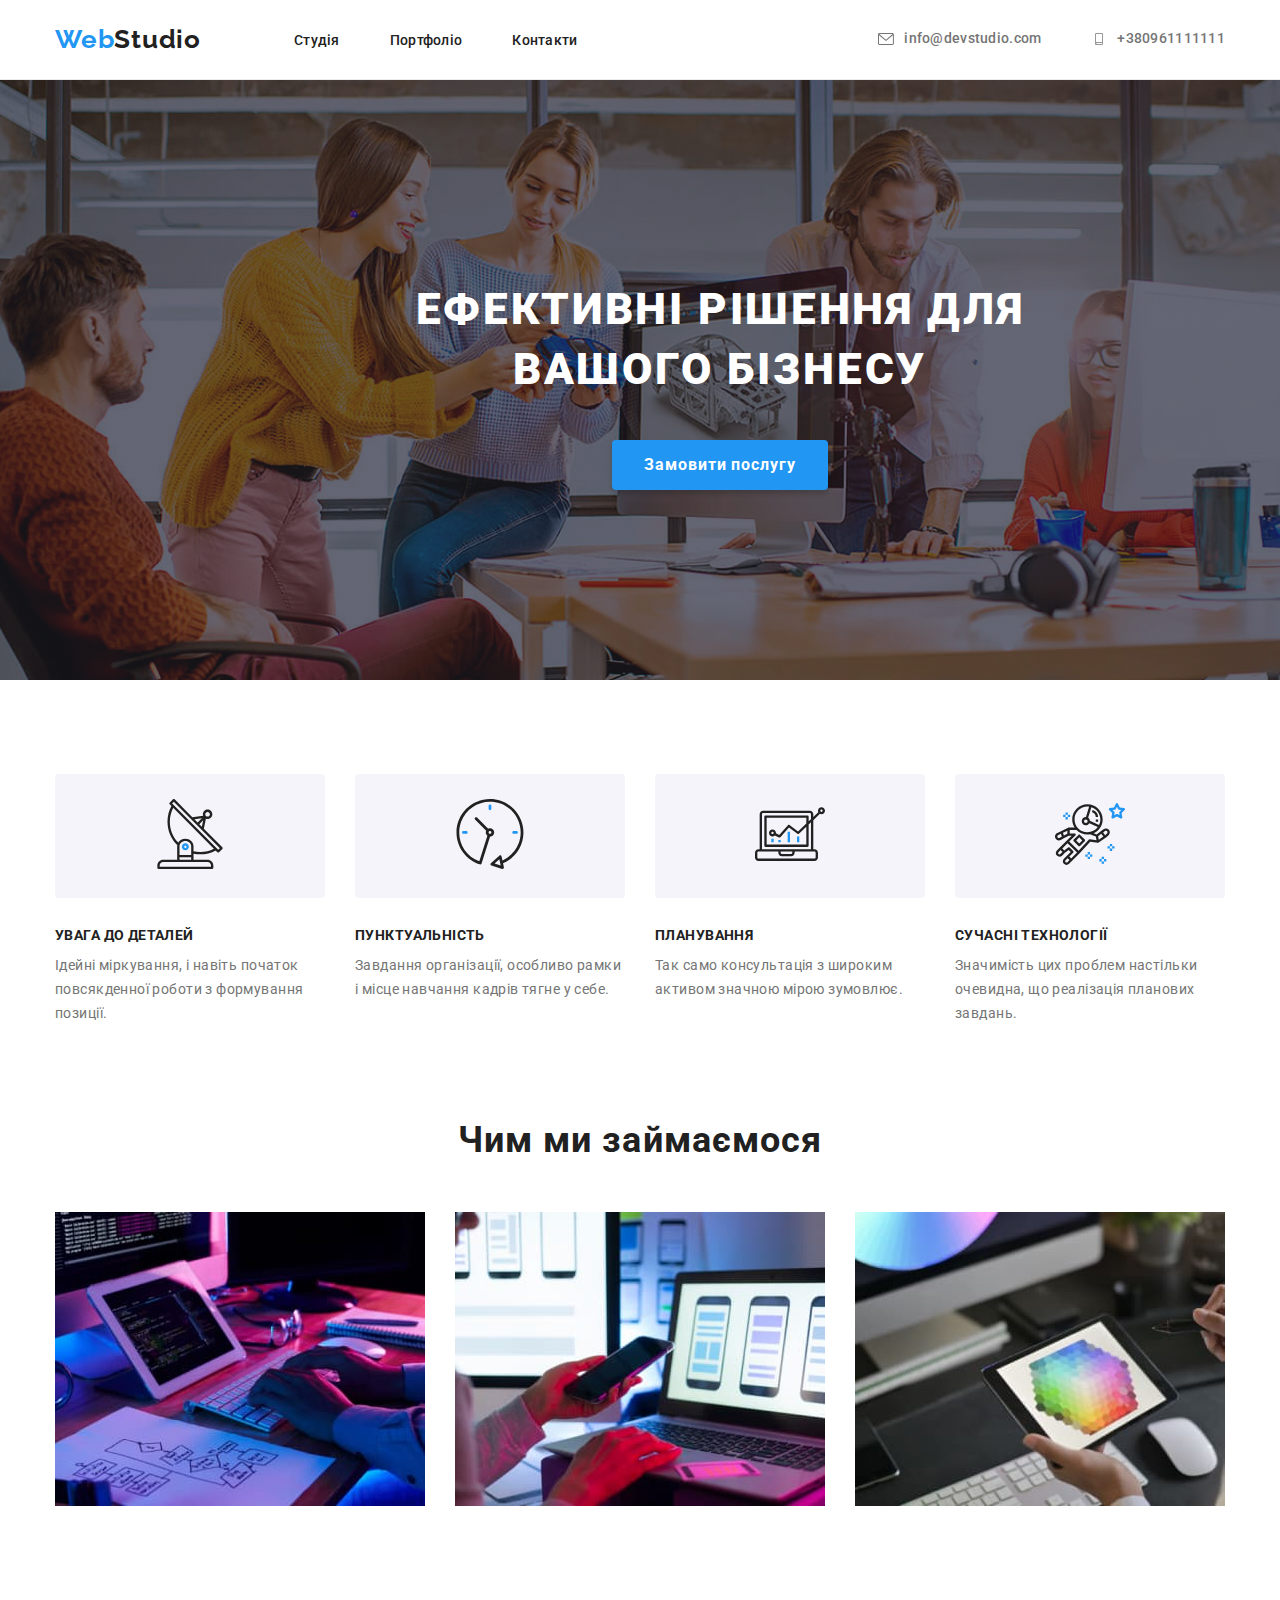
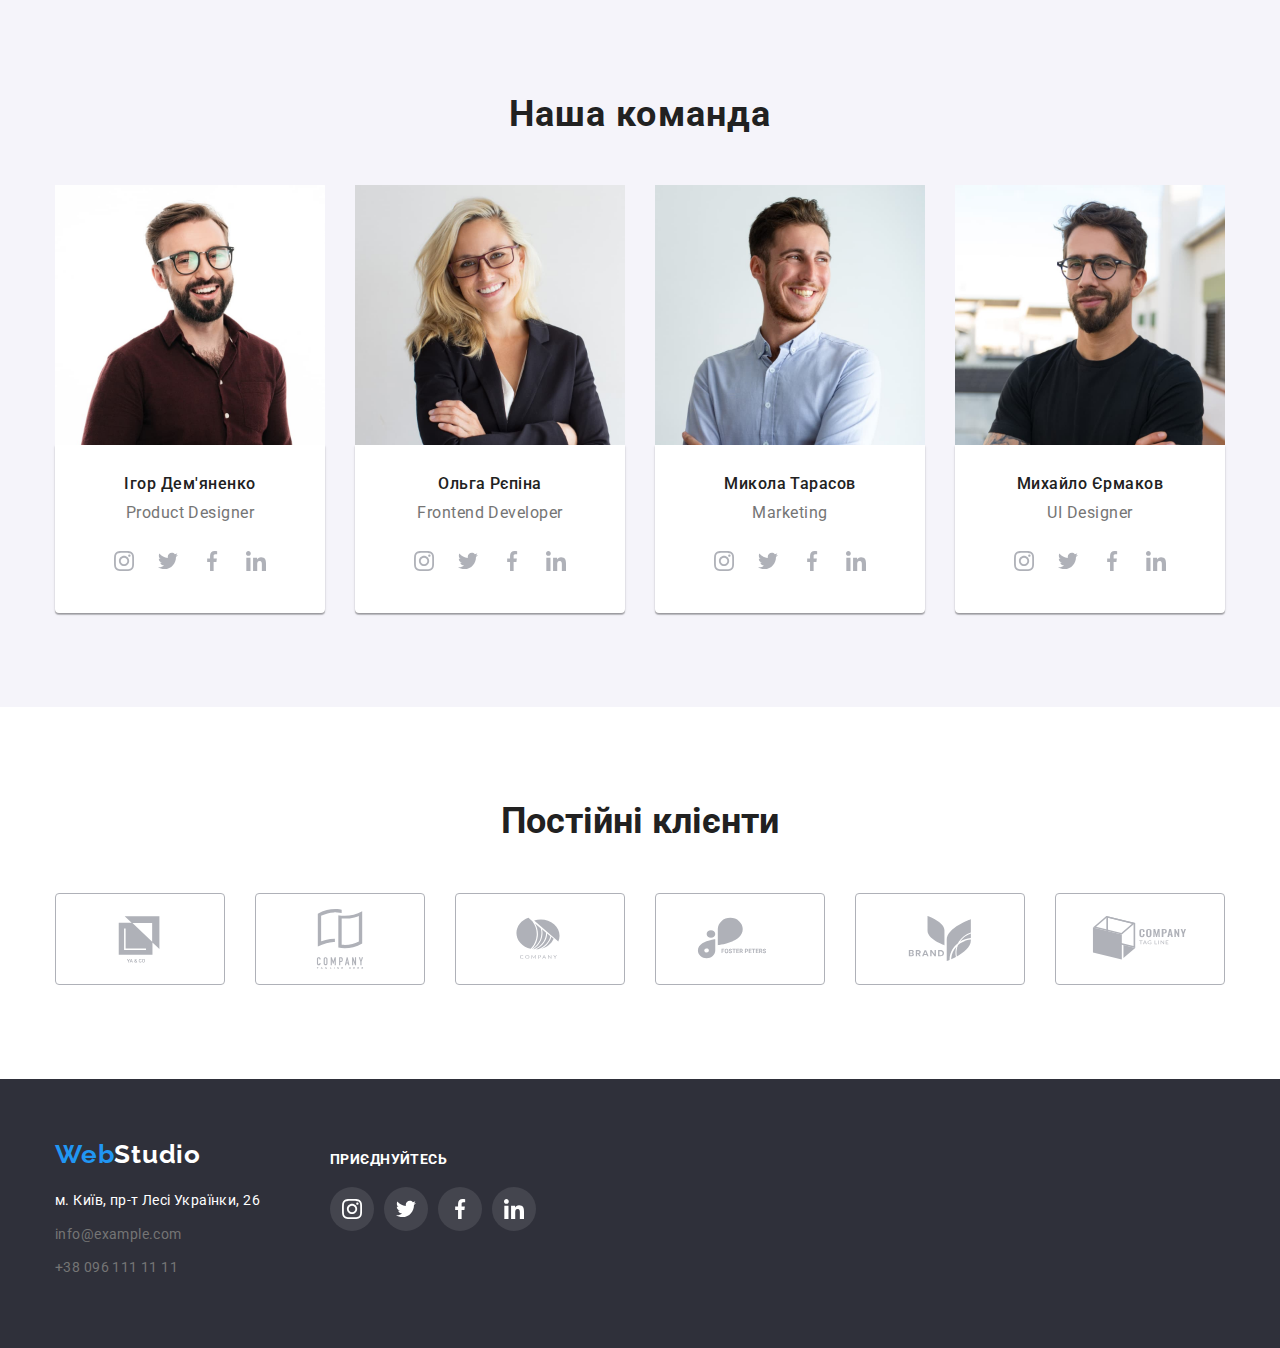
<file: index.html>
<!DOCTYPE html>
<html lang="en">
<head>
    <meta charset="UTF-8">
    <meta http-equiv="X-UA-Compatible" content="IE=edge">
    <meta name="viewport" content="width=device-width, initial-scale=1.0">
    <link rel="stylesheet" href="./styles/style.css">
    <link href="https://fonts.googleapis.com/css2?family=Raleway:wght@700&family=Roboto:wght@400;500;700;900&display=swap"rel="stylesheet">
    <title>Студія</title>
</head>
<body>
    <!--Title-->
    <header class="header-main">
        <div class="container">
            <div class="main-nav">
                <nav class="nav">
                    <a class="logo" href="index.html">Web<span class="logo-black">Studio</span></a>
                    <ul class="list list-nav">
                        <li class="item"><a class="header-buttom text-default" href="">Студія</a></li>
                        <li class="item"><a class="header-buttom text-default" href="portfolio.html">Портфоліо</a></li>
                        <li class="item"><a class="header-buttom text-default" href="">Контакти</a></li>
                    </ul>
                </nav>
                <div class="contact-block">
                    <a class="contacts-link-header text-default list" href="+info@devstudio.com">
                        <svg class="mail-icon" width="16" height="12">
                            <use href="./img/sprite.svg#icon-envelope"></use>
                        </svg>
                        info@devstudio.com</a>
                    <a class="contacts-link-header text-default list" href="+380961111111"> 
                        <svg class="icon-smartphone" width="16" height="12">
                            <use href="./img/sprite.svg#icon-smartphone"></use>
                        </svg>
                        +380961111111</a>
                </div>
            </div>
        </div>
    </header>
    <!--Hero block-->
        <main>
            <section class="hero-photo">
                <div class="container flex-centered">
                    <h1 class="head-title">Ефективні рішення для вашого бізнесу</h1>
                    <button class="button" type="button"> Замовити послугу </button>
                </div>
            </section>
    <!--Text Block-->
            <section class="section">
                <div class="container">
                    <ul class="list list-feature">
                        <li class="item">
                            <div>
                            <div class="icon-conteiner">
                            <svg class="item-icons">
                                <use href="img/sprite.svg#icon-antenna" class="item-icon"></use>
                            </svg>
                            </div>
                                <h3 class="text">УВАГА ДО ДЕТАЛЕЙ</h3>
                                <p class="text-title" >Ідейні міркування, і навіть початок повсякденної роботи з формування позиції.</p>
                            </div>
                        </li>
                        <li class="item">
                            <div>
                                    <div class="icon-conteiner">
                            <svg class="item-icons">
                                <use href="img/sprite.svg#icon-clock" class="item-icon"></use>
                            </svg>
                            </div>
                                <h3 class="text">ПУНКТУАЛЬНІСТЬ</h3>
                                <p class="text-title">Завдання організації, особливо рамки і місце навчання кадрів тягне у себе.</p>
                            </div>
                        </li>
                        <li class="item">
                            <div>
                                    <div class="icon-conteiner">
                            <svg class="item-icons">
                                <use href="img/sprite.svg#icon-diagram" class="item-icon"></use>
                            </svg>
                            </div>
                                <h3 class="text">ПЛАНУВАННЯ</h3>
                                <p class="text-title">Так само консультація з широким активом значною мірою зумовлює.</p>
                            </div>
                        </li>
                        <li class="item">
                            <div>
                                    <div class="icon-conteiner">
                            <svg class="item-icons">
                                <use href="img/sprite.svg#icon-astronaut" class="item-icon"></use>
                            </svg>
                            </div>
                                <h3 class="text">СУЧАСНІ ТЕХНОЛОГІЇ</h3>
                                <p class="text-title">Значимість цих проблем настільки очевидна, що реалізація планових завдань.</p>
                            </div>
                        </li>
                    </ul>
                </div>
            </section>
            <!--About WebStudio-->            
            
                <section class="section feature-section">
                    <div class="container">
                        <h2 class="title">Чим ми займаємося</h2>
                        <ul class="item-list list">
                            <li><img class="product-photo" src="./img/img1.jpg" alt="пк" width="370px" /></li>
                            <li><img class="product-photo" src="./img/img2.jpg" alt="телефон" width="370px" /></li>
                            <li><img class="product-photo" src="./img/img3.jpg" alt="планшет" width="370px"  /></li>
                        </ul>
                    </div>
                </section>
            <!--Team-->
            <section class="section team-background">
                <div class="container">
                    <h2 class="title">Наша команда</h2>
                    <ul class="item-list list">
                        <li class="staff-card">
                            <img class="staff-photo" src="./img/igor.jpg" alt="игорь фото" width="270"/>
                            <div class="staff-name">
                                <h3 class="staff">Ігор Дем'яненко</h3>
                                <p class="staff-profil">Product Designer</p>
                                <ul class="staff-icon-list">
                                    <li class="staff-icon-item">
                                        <a href="" class="staff-icon-link">
                                            <svg class="staff-icons" width="20px" height="20px">
                                                <use href="./img/sprite.svg#instagram" class="staff-icon"></use>
                                            </svg>
                                        </a>
                                    </li>
                                    <li class="staff-icon-item">
                                        <a href="" class="staff-icon-link">
                                            <svg class="staff-icons" width="20px" height="20px">
                                                <use href="./img/sprite.svg#twitter" class="staff-icon"></use>
                                            </svg>
                                        </a>
                                    </li>
                                    <li class="staff-icon-item">
                                        <a href="" class="staff-icon-link">
                                            <svg class="staff-icons" width="20px" height="20px">
                                                <use href="./img/sprite.svg#facebook" class="staff-icon"></use>
                                            </svg>
                                        </a>
                                    </li>
                                    <li class="staff-icon-item">
                                        <a href="" class="staff-icon-link">
                                            <svg class="staff-icons" width="20px" height="20px">
                                                <use href="./img/sprite.svg#linkedin" class="staff-icon"></use>
                                            </svg>
                                        </a>
                                    </li>
                                </ul>
                            </div>
                        </li>
                        <li class="staff-card">
                            <img class="staff-photo" src="./img/olga.jpg" alt="оля фото" width="270"/>
                            <div class="staff-name">
                                <h3 class="staff">Ольга Рєпіна</h3>
                                <p class="staff-profil">Frontend Developer</p>
                                <ul class="staff-icon-list">
                                    <li class="staff-icon-item">
                                        <a href="" class="staff-icon-link">
                                            <svg class="staff-icons" width="20px" height="20px">
                                                <use href="./img/sprite.svg#instagram" class="staff-icon"></use>
                                            </svg>
                                        </a>
                                    </li>
                                    <li class="staff-icon-item">
                                        <a href="" class="staff-icon-link">
                                            <svg class="staff-icons" width="20px" height="20px">
                                                <use href="./img/sprite.svg#twitter" class="staff-icon"></use>
                                            </svg>
                                        </a>
                                    </li>
                                    <li class="staff-icon-item">
                                        <a href="" class="staff-icon-link">
                                            <svg class="staff-icons" width="20px" height="20px">
                                                <use href="./img/sprite.svg#facebook" class="staff-icon"></use>
                                            </svg>
                                        </a>
                                    </li>
                                    <li class="staff-icon-item">
                                        <a href="" class="staff-icon-link">
                                            <svg class="staff-icons" width="20px" height="20px">
                                                <use href="./img/sprite.svg#linkedin" class="staff-icon"></use>
                                            </svg>
                                        </a>
                                    </li>
                                </ul>
                            </div>
                        </li>
                        <li class="staff-card">
                            <img class="staff-photo" src="./img/mikola.jpg" alt="николай фото" width="270"/>
                            <div class="staff-name">
                                <h3 class="staff">Микола Тарасов</h3>
                                <p class="staff-profil">Marketing</p>
                                <ul class="staff-icon-list">
                                    <li class="staff-icon-item">
                                        <a href="" class="staff-icon-link">
                                            <svg class="staff-icons" width="20px" height="20px">
                                                <use href="./img/sprite.svg#instagram" class="staff-icon"></use>
                                            </svg>
                                        </a>
                                    </li>
                                    <li class="staff-icon-item">
                                        <a href="" class="staff-icon-link">
                                            <svg class="staff-icons" width="20px" height="20px">
                                                <use href="./img/sprite.svg#twitter" class="staff-icon"></use>
                                            </svg>
                                        </a>
                                    </li>
                                    <li class="staff-icon-item">
                                        <a href="" class="staff-icon-link">
                                            <svg class="staff-icons" width="20px" height="20px">
                                                <use href="./img/sprite.svg#facebook" class="staff-icon"></use>
                                            </svg>
                                        </a>
                                    </li>
                                    <li class="staff-icon-item">
                                        <a href="" class="staff-icon-link">
                                            <svg class="staff-icons" width="20px" height="20px">
                                                <use href="./img/sprite.svg#linkedin" class="staff-icon"></use>
                                            </svg>
                                        </a>
                                    </li>
                                </ul>
                            </div>
                        </li>
                        <li class="staff-card">
                            <img class="staff-photo" src="./img/mixael.jpg" alt="михаил фото" width="270"/>
                            <div class="staff-name">
                                <h3 class="staff">Михайло Єрмаков</h3>
                                <p class="staff-profil" >UI Designer</p>
                                <ul class="staff-icon-list">
                                    <li class="staff-icon-item">
                                        <a href="" class="staff-icon-link">
                                            <svg class="staff-icons" width="20px" height="20px">
                                                <use href="./img/sprite.svg#instagram" class="staff-icon"></use>
                                            </svg>
                                        </a>
                                    </li>
                                    <li class="staff-icon-item">
                                        <a href="" class="staff-icon-link">
                                            <svg class="staff-icons" width="20px" height="20px">
                                                <use href="./img/sprite.svg#twitter" class="staff-icon"></use>
                                            </svg>
                                        </a>
                                    </li>
                                    <li class="staff-icon-item">
                                        <a href="" class="staff-icon-link">
                                            <svg class="staff-icons" width="20px" height="20px">
                                                <use href="./img/sprite.svg#facebook" class="staff-icon"></use>
                                            </svg>
                                        </a>
                                    </li>
                                    <li class="staff-icon-item">
                                        <a href="" class="staff-icon-link">
                                            <svg class="staff-icons" width="20px" height="20px">
                                                <use href="./img/sprite.svg#linkedin" class="staff-icon"></use>
                                            </svg>
                                        </a>
                                    </li>
                                </ul>
                            </div>
                        </li>
                    </ul>
                </div>
            </section>
            <section class="section">
                <div class="container">
                        <h2 class="client-title">Постійні клієнти</h2>
                        <ul class="company-list list">
                            <li class="item">
                                <a class="client-link" href="">
                                    <svg class="client-icon" width="106px" height="60px">
                                        <use href="./img/sprite.svg#icon-client-1"></use>
                                    </svg>
                                </a>
                            </li>
                            <li class="item">
                                <a class="client-link" href="">
                                    <svg class="client-icon" width="106px" height="60px">
                                        <use href="./img/sprite.svg#client-2"></use>
                                    </svg>
                                </a>
                            </li>
                            <li class="item">
                                <a class="client-link" href="">
                                    <svg class="client-icon" width="106px" height="60px">
                                        <use href="./img/sprite.svg#icon-client-3"></use>
                                    </svg>
                                </a>
                            </li>
                            <li class="item">
                                <a class="client-link" href="">
                                    <svg class="client-icon" width="106px" height="60px">
                                        <use href="./img/sprite.svg#icon-client-4"></use>
                                    </svg>
                                </a>
                            </li>
                            <li class="item">
                                <a class="client-link" href="">
                                    <svg class="client-icon" width="106px" height="60px">
                                        <use href="./img/sprite.svg#icon-client-5"></use>
                                    </svg>
                                </a>
                            </li>
                            <li class="item">
                                <a class="client-link" href="">
                                    <svg class="client-icon" width="106px" height="60px">
                                        <use href="./img/sprite.svg#icon-client-6"></use>
                                    </svg>
                                </a>
                            </li>
                        </ul>
                </div>
            </section>

        </main>
        <!--footer block-->
    <footer class="footer-background">
        <div class="container">
            <div class="addres-join-footer">
                <div class="footer-contacts">
                    <a class="logo" href="index.html">Web<span class="logo-white">Studio</span></a>
                        <address class="footer-address">
                            <ul class="list">
                                <li>
                                    <a class="adress-link" href="https://www.google.com/maps/place/%D0%B1%D1%83%D0%BB%D1%8C%D0%B2%D0%B0%D1%80+%D0%9B%D0%B5%D1%81%D1%96+%D0%A3%D0%BA%D1%80%D0%B0%D1%97%D0%BD%D0%BA%D0%B8,+26,+%D0%9A%D0%B8%D1%97%D0%B2,+02000/@50.4265807,30.5383858,17z/data=!3m1!4b1!4m6!3m5!1s0x40d4cf0e033ecbe9:0x57a4dffefec77da0!8m2!3d50.4265807!4d30.5383858!16s%2Fg%2F1tctq5jv" target="_blank" rel="noopener noreferrer">м. Київ, пр-т Лесі Українки, 26</a> 
                                </li>
                                <li>
                                    <a class="contacts-link" href="mailto:info@devstudio.com">info@example.com</a> 
                                </li>
                                <li>
                                    <a class="contacts-link" href="tel:+380961111111">+38 096 111 11 11</a>
                                </li>
                            </ul>
                        </address>
                </div>
                <div class="footer-join">
                    <p class="join-title">приєднуйтесь</p>
                                <ul class="footer-icon-list">
                                    <li class="footer-icon-item">
                                        <a href="" class="footer-icon-link">
                                            <svg class="staff-icons" width="20px" height="20px">
                                                <use href="./img/sprite.svg#instagram" class="staff-icon"></use>
                                            </svg>
                                        </a>
                                    </li>
                                    <li class="footer-icon-item">
                                        <a href="" class="footer-icon-link">
                                            <svg class="staff-icons" width="20px" height="20px">
                                                <use href="./img/sprite.svg#twitter" class="staff-icon"></use>
                                            </svg>
                                        </a>
                                    </li>
                                    <li class="footer-icon-item">
                                        <a href="" class="footer-icon-link">
                                            <svg class="staff-icons" width="20px" height="20px">
                                                <use href="./img/sprite.svg#facebook" class="staff-icon"></use>
                                            </svg>
                                        </a>
                                    </li>
                                    <li class="footer-icon-item">
                                        <a href="" class="footer-icon-link">
                                            <svg class="staff-icons" width="20px" height="20px">
                                                <use href="./img/sprite.svg#linkedin" class="staff-icon"></use>
                                            </svg>
                                        </a>
                                    </li>
                                </ul>
                </div>
            </div>
        </div>
    </footer> 
</body>
</html>
</file>
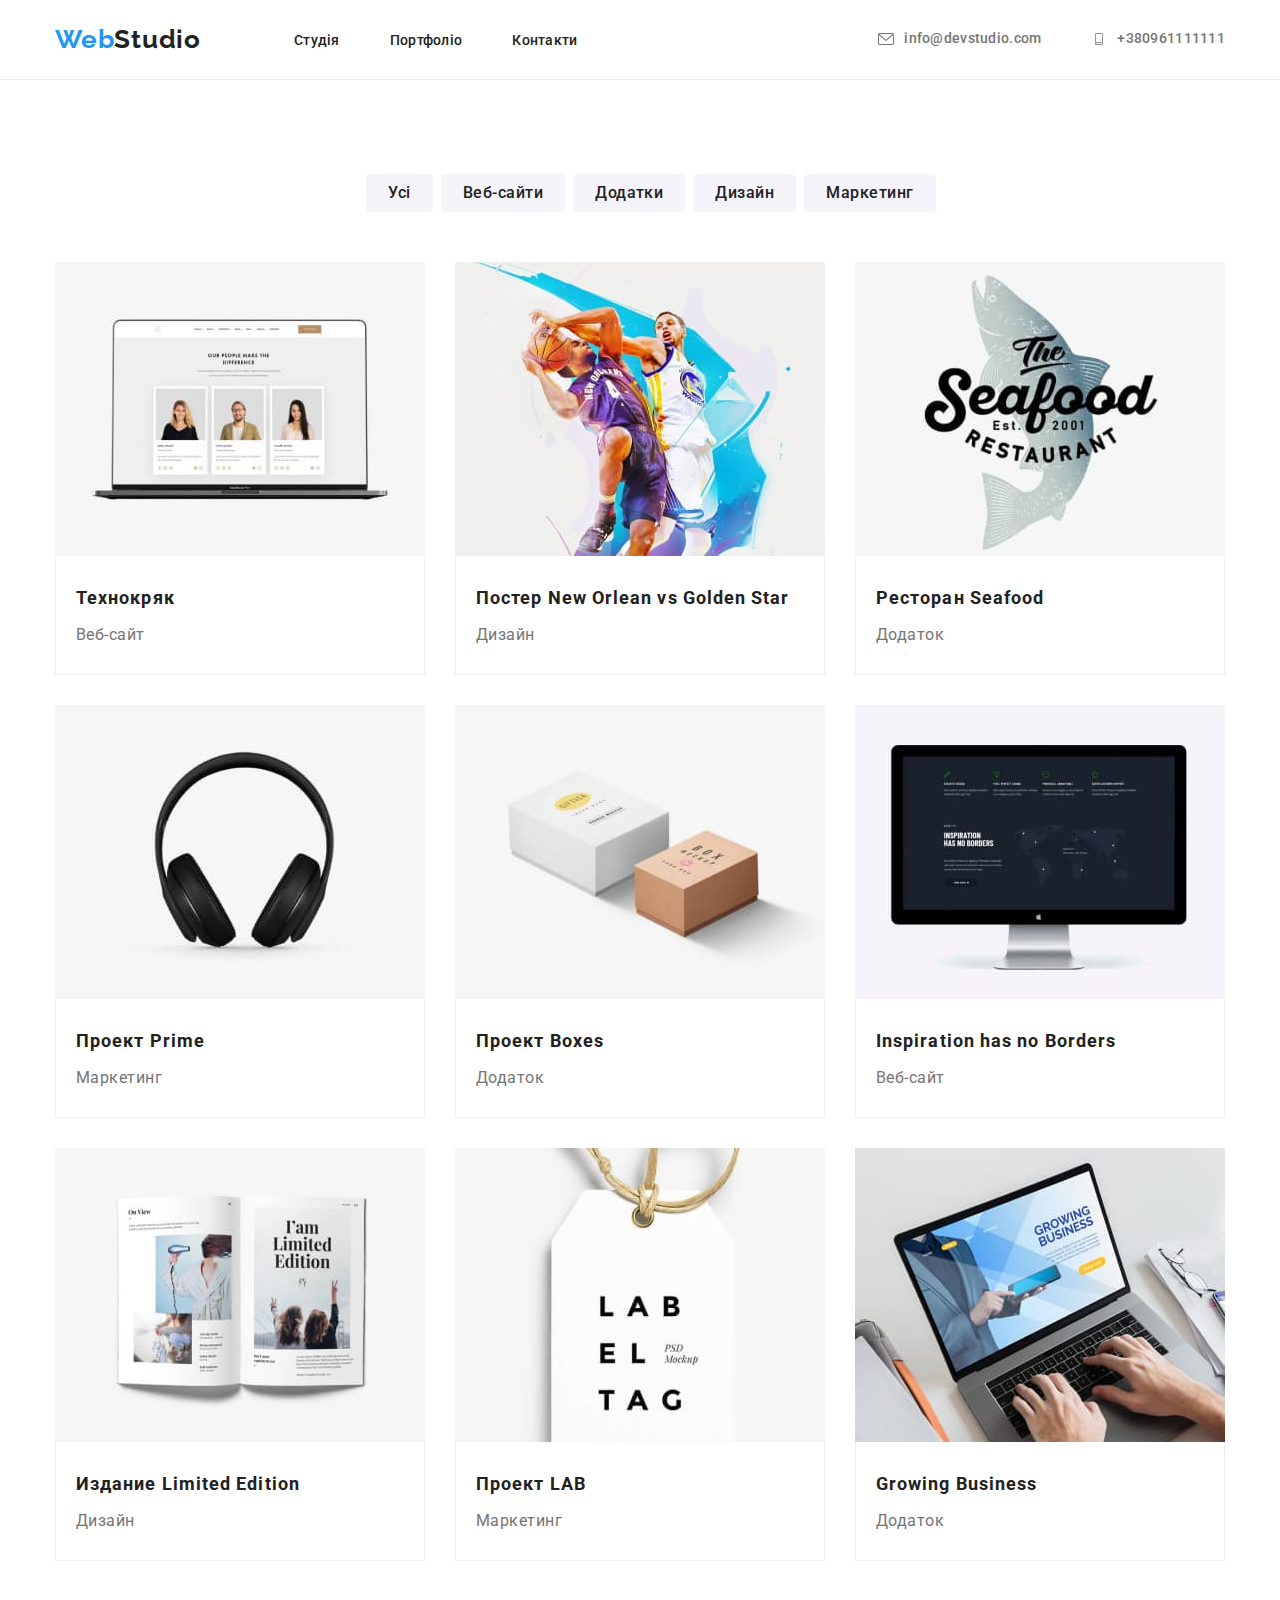
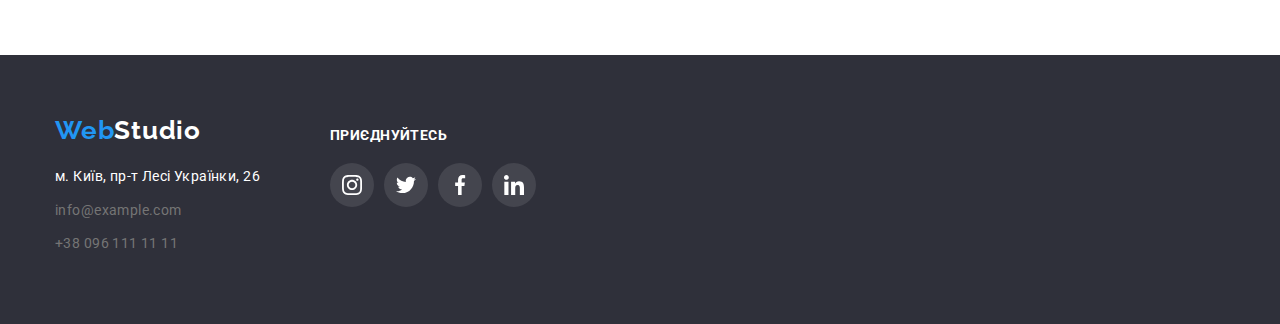
<file: portfolio.html>
<!DOCTYPE html>
<html lang="en">
<head>
    <meta charset="UTF-8">
    <meta http-equiv="X-UA-Compatible" content="IE=edge">
    <meta name="viewport" content="width=device-width, initial-scale=1.0">
    <link rel="stylesheet" href="./styles/style.css">
    <link href="https://fonts.googleapis.com/css2?family=Raleway:wght@700&family=Roboto:wght@400;500;700;900&display=swap"rel="stylesheet">
    <title>Портфоліо</title>
</head>
<body>
    <!--Title-->
    <header class="header-main">
        <div class="container">
            <div class="main-nav">
                <nav class="nav">
                    <a class="logo" href="index.html">Web<span class="logo-black">Studio</span></a>
                    <ul class="list list-nav">
                        <li class="item"><a class="header-buttom text-default" href="index.html">Студія</a></li>
                        <li class="item"><a class="header-buttom text-default" href="portfolio.html">Портфоліо</a></li>
                        <li class="item"><a class="header-buttom text-default" href="">Контакти</a></li>
                    </ul>
                </nav>
                <div class="contact-block">
                    <a class="contacts-link-header text-default list" href="+info@devstudio.com">
                        <svg class="mail-icon" width="16" height="12">
                            <use href="./img/sprite.svg#icon-envelope"></use>
                        </svg>
                        info@devstudio.com</a>
                    <a class="contacts-link-header text-default list" href="+380961111111"> 
                        <svg class="icon-smartphone" width="16" height="12">
                            <use href="./img/sprite.svg#icon-smartphone"></use>
                        </svg>
                        +380961111111</a>
                </div>
            </div>
        </div>
    </header>
    <main>
    <section class="section-portfolio">
            <div class="container">
                <ul class="botton-list">
                    <li class="buttom-list">
                        <button class="buttom-nav" type="button">Усі</button>
                    </li>
                    <li class="buttom-list">
                        <button class="buttom-nav" type="button">Веб-сайти</button>
                    </li>
                    <li class="buttom-list">
                        <button class="buttom-nav" type="button">Додатки</button>
                    </li>
                    <li class="buttom-list">
                        <button class="buttom-nav" type="button">Дизайн</button>
                    </li>
                    <li class="buttom-list">
                        <button class="buttom-nav" type="button">Маркетинг</button>
                    </li>
                </ul>
                <ul class="portfolio-list list">
                    <li class="portfolio-item">
                        <img class="photo" src="./img/img 1,9.jpg" alt="пк" width="370px" />
                        <div class="portfolio-name">
                            <h3 class="title-name">Технокряк</h3>
                            <p class="title-product">Веб-сайт</p>
                        </div>
                    </li>
                    <li class="portfolio-item">
                        <img class="photo" src="./img/img 2,9.jpg" alt="пк" width="370px" />
                        <div class="portfolio-name">
                            <h3 class="title-name">Постер New Orlean vs Golden Star</h3>
                            <p class="title-product">Дизайн</p>
                        </div>
                    </li>
                    <li class="portfolio-item">
                        <img class="photo" src="./img/img 3,9.jpg" alt="пк" width="370px" />
                        <div class="portfolio-name">
                            <h3 class="title-name">Ресторан Seafood</h3>
                            <p class="title-product">Додаток</p>
                        </div>
                    </li>
                    <li class="portfolio-item">
                        <img class="photo" src="./img/img 4,9.jpg" alt="пк" width="370px" />
                        <div class="portfolio-name">
                            <h3 class="title-name">Проект Prime</h3>
                            <p class="title-product">Маркетинг</p>
                        </div>
                    </li>
                    <li class="portfolio-item">
                        <img class="photo" src="./img/img 5,9.jpg" alt="пк" width="370px" />
                        <div class="portfolio-name">
                            <h3 class="title-name" >Проект Boxes</h3>
                            <p class="title-product">Додаток</p>
                        </div>
                    </li>
                    <li class="portfolio-item">
                        <img class="photo" src="./img/img 6,9.jpg" alt="пк" width="370px" />
                        <div class="portfolio-name">
                            <h3 class="title-name" >Inspiration has no Borders</h3>
                            <p class="title-product">Веб-сайт</p>
                        </div>
                    </li>
                    <li class="portfolio-item">
                        <img class="photo" src="./img/img 7,9.jpg" alt="пк" width="370px" />
                        <div class="portfolio-name">
                            <h3 class="title-name">Издание Limited Edition</h3>
                            <p class="title-product">Дизайн</p>
                        </div>
                    </li>
                    <li class="portfolio-item">
                        <img class="photo" src="./img/img 8,9.jpg" alt="пк" width="370px" />
                        <div class="portfolio-name">
                            <h3 class="title-name">Проект LAB</h3>
                            <p class="title-product">Маркетинг</p>
                        </div>
                    </li>
                    <li class="portfolio-item">
                        <img class="photo" src="./img/img 9,9).jpg" alt="пк" width="370px" />
                        <div class="portfolio-name">
                            <h3 class="title-name">Growing Business</h3>
                            <p class="title-product">Додаток</p>
                        </div>
                    </li>
                </ul>
            </div>
        </section>
    <!--Footer block-->
    <footer class="footer-background">
        <div class="container">
            <div class="addres-join-footer">
                <div class="footer-contacts">
                    <a class="logo" href="index.html">Web<span class="logo-white">Studio</span></a>
                        <address class="footer-address">
                            <ul class="list">
                                <li>
                                    <a class="adress-link" href="https://www.google.com/maps/place/%D0%B1%D1%83%D0%BB%D1%8C%D0%B2%D0%B0%D1%80+%D0%9B%D0%B5%D1%81%D1%96+%D0%A3%D0%BA%D1%80%D0%B0%D1%97%D0%BD%D0%BA%D0%B8,+26,+%D0%9A%D0%B8%D1%97%D0%B2,+02000/@50.4265807,30.5383858,17z/data=!3m1!4b1!4m6!3m5!1s0x40d4cf0e033ecbe9:0x57a4dffefec77da0!8m2!3d50.4265807!4d30.5383858!16s%2Fg%2F1tctq5jv" target="_blank" rel="noopener noreferrer">м. Київ, пр-т Лесі Українки, 26</a> 
                                </li>
                                <li>
                                    <a class="contacts-link" href="mailto:info@devstudio.com">info@example.com</a> 
                                </li>
                                <li>
                                    <a class="contacts-link" href="tel:+380961111111">+38 096 111 11 11</a>
                                </li>
                            </ul>
                        </address>
                </div>
                <div class="footer-join">
                    <p class="join-title">приєднуйтесь</p>
                                <ul class="footer-icon-list">
                                    <li class="footer-icon-item">
                                        <a href="" class="footer-icon-link">
                                            <svg class="staff-icons" width="20px" height="20px">
                                                <use href="./img/sprite.svg#instagram" class="staff-icon"></use>
                                            </svg>
                                        </a>
                                    </li>
                                    <li class="footer-icon-item">
                                        <a href="" class="footer-icon-link">
                                            <svg class="staff-icons" width="20px" height="20px">
                                                <use href="./img/sprite.svg#twitter" class="staff-icon"></use>
                                            </svg>
                                        </a>
                                    </li>
                                    <li class="footer-icon-item">
                                        <a href="" class="footer-icon-link">
                                            <svg class="staff-icons" width="20px" height="20px">
                                                <use href="./img/sprite.svg#facebook" class="staff-icon"></use>
                                            </svg>
                                        </a>
                                    </li>
                                    <li class="footer-icon-item">
                                        <a href="" class="footer-icon-link">
                                            <svg class="staff-icons" width="20px" height="20px">
                                                <use href="./img/sprite.svg#linkedin" class="staff-icon"></use>
                                            </svg>
                                        </a>
                                    </li>
                                </ul>
                </div>
            </div>
        </div>
    </footer>    
</body>
</html>
</file>
<file: styles/style.css>
*,
::before,
::after {
    margin: 0;
    padding: 0;
    box-sizing: border-box;
    border: 0;
}

:root {
    --color--blue: #2196F3;
    --color--font: #212121;
    --background-color: #2F303A;
    --grey-color: #757575;
    --black-grey-color: rgba(255, 255, 255, 0.6);
    --team-backgrond-color: #F5F4FA;
    --white-color: #FFFFFF;
    --black-color: #000000;
    --footer-icon-color:rgba(255, 255, 255, 0.1);
}

body {
    font-family: 'Roboto', sans-serif;
    margin: 0;
}

/* Logo */
.logo-black {
    color: var(--color--font);
}

.logo-white {
    color: var(--white-color);

}


.logo {
    text-decoration: none;
    font-family: 'Raleway';
    font-style: normal;
    font-weight: 700;
    font-size: 26px;
    line-height: 1, 19;
    letter-spacing: 0.03em;
    color: var(--color--blue);
}



h1,
h2,
h3,
h4,
h5,
h6,
p,
ul {
    margin: 0;
    padding: 0;
    margin-block-start: 0;
    margin-block-end: 0;
}

.header-main {
    padding-top: 24px;
    padding-bottom: 25px;
    border-bottom: 1px solid #ECECEC;
}



.list-nav {
    list-style: none;
    display: flex;
    margin-left: 93px;
}

.main-nav {
    display: flex;
    align-items: center;
    justify-content: space-between;
}

.nav {
    align-items: center;
    display: flex;
}

.icon-smartphone,
.mail-icon {
    margin-right: 10px;
}

.contacts-link-header {}

.nav-photo .list {
    list-style: none;
}

/* Title */


.buttom-nav {
    font-size: 16px;
}

.header-buttom {
    font-style: normal;
    font-weight: 500;
    font-size: 14px;
    line-height: 1.14;
    letter-spacing: 0.02em;
    color: var(--color--font);
    text-decoration: none;
}

.list-nav .item+.item {
    margin-left: 50px;
}

.item-list {
    gap: 30px;
}

.staff-card {

}

.staff-photo {
    display: block;
    max-width: 100%;
}

.button {
    font-weight: 700;
    font-size: 16px;
    line-height: 1.87;
    align-items: center;
    letter-spacing: 0.06em;
    color: var(--white-color);
    background: var(--color--blue);
    box-shadow: 0px 4px 4px rgba(0, 0, 0, 0.15);
    border-radius: 4px;
    cursor: pointer;
    font-family: inherit;
    padding: 10px 32px;
    border-radius: 4px;
    border: none;
    margin-top: 40px;
}

.contacts-link {
    font-weight: 400;
    font-size: 14px;
    line-height: 24px;
    letter-spacing: 0.03em;
    color: var(--grey-color);
    font-style: normal;
    margin-bottom: 60px;
    text-decoration: none;
}

.contacts-link:hover {
    color: var(--color--blue);
}

.adress-link {
    font-style: normal;
    font-weight: 400;
    font-size: 14px;
    line-height: 1.71;
    letter-spacing: 0.03em;
    color: var(--white-color);
    text-decoration: none
}


.contact-block .contacts-link-header+.contacts-link-header {
    margin-left: 50px;
    display: flex;

}

.header-main {

}

.header-buttom:hover {
    color: var(--color--blue);
}

/* Hero block */

.hero-photo {
    text-align: center;
    padding-top: 200px;
    padding-bottom: 200px;
    margin: 0 auto;
    background-image: linear-gradient(to right,
                rgba(47, 48, 58, 0.4),
                rgba(47, 48, 58, 0.4)),
            url("../img/backgr.jpg");
        background-size: cover;
        background-position: center;
        background-repeat: no-repeat;
    width: 1440px;
    height: 600px;
    


}


.container {
    width: 1200px;
    padding: 0 15px;
    margin: 0 auto;
}

.btn {
    font-weight: 500;
    font-size: 16px;
    line-height: 1.62;
    text-align: center;
    letter-spacing: 0.03em;
    color: var(--color--font);
    border-radius: 4px;
    background: var(--team-backgrond-color);
    font-family: inherit;
    cursor: pointer;
}


.btn:hover {
    color: var(--white-color);
    background-color: var(--color--blue);
}

.product-photo {
    margin-right: 30px;
    display: block;
    max-width: 100%;
}


.list {
    list-style: none;
}

.item-list {
    display: flex;
}

.contact-block {
    display: flex;
    margin-left: auto;
}

.head-title {
    font-style: normal;
    font-weight: 900;
    font-size: 44px;
    line-height: 1.36;
    text-align: center;
    letter-spacing: 0.06em;
    text-transform: uppercase;
    color: var(--white-color);
    display: flex;
    align-items: center;
    max-width: 696px;
}

.flex-centered {
    display: flex;
    align-items: center;
    justify-content: center;
    flex-direction: column;
}

.section {
    padding-top: 94px;
    padding-bottom: 94px;
}

.feature-section {
    padding-top: 0;
}

.list-feature {
    display: flex;
}


.icon-conteiner {
    background-color: var(--team-backgrond-color);
    margin-bottom: 30px;
    box-sizing: border-box;
    border-radius: 4px;
}

.item-icons {
    width: 70px;
    height: 70px;
    margin: 25px 100px;
}

item-icon {

}



.botton-list {
    list-style: none;
    display: flex;
    margin-left: 8px;
    margin-top: 0px;
    justify-content: center;
}

.buttom-list {
    margin-right: 8px;
}

.buttom-nav {
    padding: 6px 22px;
}

.botton-list-nav {
    display: flex;
    justify-content: center;
}

.list-feature .item {
    max-width: 270px;
}


.list-feature .item:not(:last-child) {
    margin-right: 30px;
}


/* Text Block */

.text {
    font-weight: 700;
    font-size: 14px;
    line-height: 1.14;
    letter-spacing: 0.03em;
    text-transform: uppercase;
    color: var(--color--font);
    margin-bottom: 10px;
}

img {
    display: block;
    max-width: 100%;
    height: auto;
}
.text-title {
    font-weight: 400;
    font-size: 14px;
    line-height: 1.71;
    letter-spacing: 0.03em;
    color: var(--grey-color);
    letter-spacing: 0.03em;
    color: var(--grey-color);
}

/* About WebStudio */

.title {
    font-weight: 700;
    font-size: 36px;
    line-height: 1.16;
    text-align: center;
    letter-spacing: 0.03em;
    color: var(--color--font);
    margin-bottom: 50px;

}

/* Team */

.staff {
    font-weight: 500;
    font-size: 16px;
    line-height: 1.18;
    text-align: center;
    letter-spacing: 0.03em;
    color: var(--color--font);
}

.team-background {
    background: var(--team-backgrond-color);
    background-size: cover;
}

.staff-profil {
    font-weight: 400;
    font-size: 16px;
    line-height: 1.18;
    text-align: center;
    letter-spacing: 0.03em;
    color: var(--grey-color);
    margin-top: 10px;
}

.staff-name {
    background: var(--white-color);
    box-shadow: 0px 1px 3px rgba(0, 0, 0, 0.12), 0px 1px 1px rgba(0, 0, 0, 0.14), 0px 2px 1px rgba(0, 0, 0, 0.2);
    border-radius: 0px 0px 4px 4px;
    list-style-type: none;
}

.staff-icon-list {
    display: flex;
    flex-direction: row;
    justify-content: center;
    margin-top: 16px;
}

.staff-icon-item {
    list-style-type: none;
}

.staff-icon-link {
    text-align: center;
    align-items: center;
    color: #afb1b8;
    display: flex;
    justify-content: center;
    border-radius: 50%;
    width: 44px;
    height: 44px;
    background-color: #FFFFFF;
    cursor: pointer;        
    transition-property: background-color, color, box-shadow;
    transition-duration: 250ms;
    transition-timing-function: cubic-bezier(0.4, 0, 0.2, 1);
}

.staff-icon-link:focus,
.staff-icon-link:hover {
    background-color: #2196F3;
    color: #FFFFFF;
    box-shadow: 0px 4px 4px rgba(0, 0, 0, 0.25), 0px 4px 4px rgba(0, 0, 0, 0.25);
    transition-duration: 250ms;
}

.staff-icons {}

.staff-icon {}


.client-icon {
    cursor: pointer;
}

.client-title {
    margin-bottom: 50px;
    color: #212121;
    font-size: 36px;
    line-height: 1.16;
    text-align: center;
}

.company-list {
    display: flex;
    justify-content: center;
    align-items: center;
}

.company-list .item:not(:last-child) {
    margin-right: 30px;
}

.client-link {
    display: block;
    border: 1px solid #afb1b8;
    border-radius: 4px;
    color: #afb1b8;
    display: flex;
    justify-content: center;
    align-items: center;
    width: 170px;
    height: 92px;
    transition-property: color, border-color;
    transition-duration: 250ms;
    transition-timing-function: cubic-bezier(0.4, 0, 0.2, 1);
}

.client-link:hover,
.client-link:focus {
    color: #2196F3;
    border-color: #2196F3;
}

/* footer block */


.addres-join-footer {
display: flex;
flex-direction: row;

}

.footer-contacts {
    margin-right: 70px;
}

.join-title {
    font-family: 'Roboto';
        font-style: normal;
        font-weight: 700;
        font-size: 14px;
        line-height: 1,14;
        letter-spacing: 0.03em;
        text-transform: uppercase;
        color: var(--white-color);
        margin-bottom: 20px;
        margin-top: 12px;
}

.footer-icon-list {
    display: flex;
    flex-direction: row;
    gap: 10px;
}

.footer-icon-item {
    list-style-type: none;
}

.staff-icon-link {

}

.staff-icons {}

.staff-icon {}

.footer-join {

}

.footer-logo {
    color: var(--color--blue);
    margin-bottom: 20px;
}

.footer-address .list li {
    margin-bottom: 9px;
}

.footer-address {
    margin-top: 20px;
}

.footer-background {
    background: var(--background-color);
    padding: 60px 0;


}

.footer-join {
    display: flex;
    flex-direction: column;
}

.join-title {}

.footer-icon-list {

}

.footer-icon-item {}

.footer-icon-link {
    background-color:var(--footer-icon-color);
    color: var(--white-color);
    text-align: center;
    align-items: center;
    display: flex;
    justify-content: center;
    border-radius: 50%;
    width: 44px;
    height: 44px;
}

.footer-icon-link:focus,
.footer-icon-link:hover {
    background-color: var(--color--blue);
    transition-duration: 250ms;
}

.staff-icons {}

.staff-icon {}

.contacts-link-tel {
    font-weight: 400;
    letter-spacing: 0.03em;
    font-size: 14px;
    line-height: 1.7;
    text-decoration: none;
    color: var(--grey-color);
    font-style: normal;
}

.portfolio-list {
    flex-wrap: wrap;
    display: flex;
}


.portfolio-item {
    margin-bottom: 30px;
    margin-right: 30px;



}

.card-image-overlay {
    position: absolute;
    top: 0;
    left: 0;
    width: 100%;
    height: 100%;
    opacity: 0;
    background-color: rgba(33, 150, 243, 0.9);
    transform: translateY(100%);
    transition-property: transform, opacity;
    transition-duration: 250ms;
    transition-timing-function: cubic-bezier(0.4, 0, 0.2, 1);
}

.overlay-card {
    font-style: normal;
    font-weight: normal;
    font-size: 18px;
    line-height: 1.555;
    letter-spacing: 0.03em;
    color: #ffffff;
    padding: 63px 24px 63px 24px;
}


.portfolio-item:nth-child(3n) {
    margin-right: 0;
}

.portfolio-item:nth-last-child(-n + 3) {
    margin-bottom: 0;
}

.portfolio-item:hover,
.portfolio-item:focus {
    /* border: 1px solid #EEEEEE; */
    box-shadow: 0px 1px 1px rgba(0, 0, 0, 0.12), 0px 4px 4px rgba(0, 0, 0, 0.06), 1px 4px 6px rgba(0, 0, 0, 0.16);
    transition-duration: 250ms;
}

.contacts-link-header:hover {
    color: #2196F3;
}

.staff {}

.staff-profil {
    margin-top: 10px;
}


.section-portfolio {
    padding-top: 94px;
    padding-bottom: 94px;
    
}
.portfolio-name {
    padding: 24px 20px;
    font-family: 'Roboto';
        border-left: 1px solid #EEEEEE;
            border-right: 1px solid #EEEEEE;
            border-bottom: 1px solid #EEEEEE;
}

/* .title-name {
  margin-top: 20px;
  margin-left: 24px;
  margin-right: 24px;
  margin-bottom: 20px;
} */

.title-product {
    margin-top: 4px;
    /* margin-left: 24px;
  margin-right: 24px;
  margin-bottom: 20px; */
}


/* Страница портфолио */

/* Title */

/* Section nav bottoms */

.botton-list{
    width: 1200px;
    margin: 0px 0px 50px 0px;
}
.buttom-list-nav {
}

.buttom-nav {
    font-family: inherit;
    font-weight: 500;
    font-size: 16px;
    line-height: 26px;
    text-align: center;
    letter-spacing: 0.03em;
    color: #212121;
    background-color: #F5F4FA;
    cursor: pointer;
    border-radius: 4px;
    border: none;
    transition-property: background-color, color, border-radius;
    transition-duration: 250ms;
    transition-timing-function: cubic-bezier(0.4, 0, 0.2, 1);

}

.buttom-nav:hover,
.buttom-nav:focus {
    background-color: #2196F3;
    color: #FFFFFF;
    box-shadow: 0px 3px 1px rgba(0, 0, 0, 0.1), 0px 1px 2px rgba(0, 0, 0, 0.08), 0px 2px 2px rgba(0, 0, 0, 0.12);
    border-radius: 4px;
}


/* Photo menu */

.title-name {
    font-weight: 700;
    font-size: 18px;
    line-height: 2.00;
    letter-spacing: 0.06em;
    color: #212121;
    font-family: 'Roboto';
}

.title-product {
    font-weight: 400;
    font-size: 16px;
    line-height: 1.87;
    letter-spacing: 0.03em;
    color: #757575;
}



/* Footer block */


.footer-logo {
    color: var(--color--blue);
}

.staff-name {
    padding-top: 30px;
    padding-bottom: 30px;
}



.text-default {
    text-decoration: none;
}

.contacts-link-header {
    font-weight: 500;
    font-size: 14px;
    line-height: 1.14;
    letter-spacing: 0.02em;
    color: var(--grey-color);
    display: flex;
    align-items: center;

}

.contacts-link-header:hover,
.contacts-link-header:focus {
    color: var(--color--blue);
    transition-duration: 250ms;
    

}

.header-buttom:hover,
.header-buttom:focus {
    color: var(--color--blue);
    transition-duration: 250ms;
}
</file>
